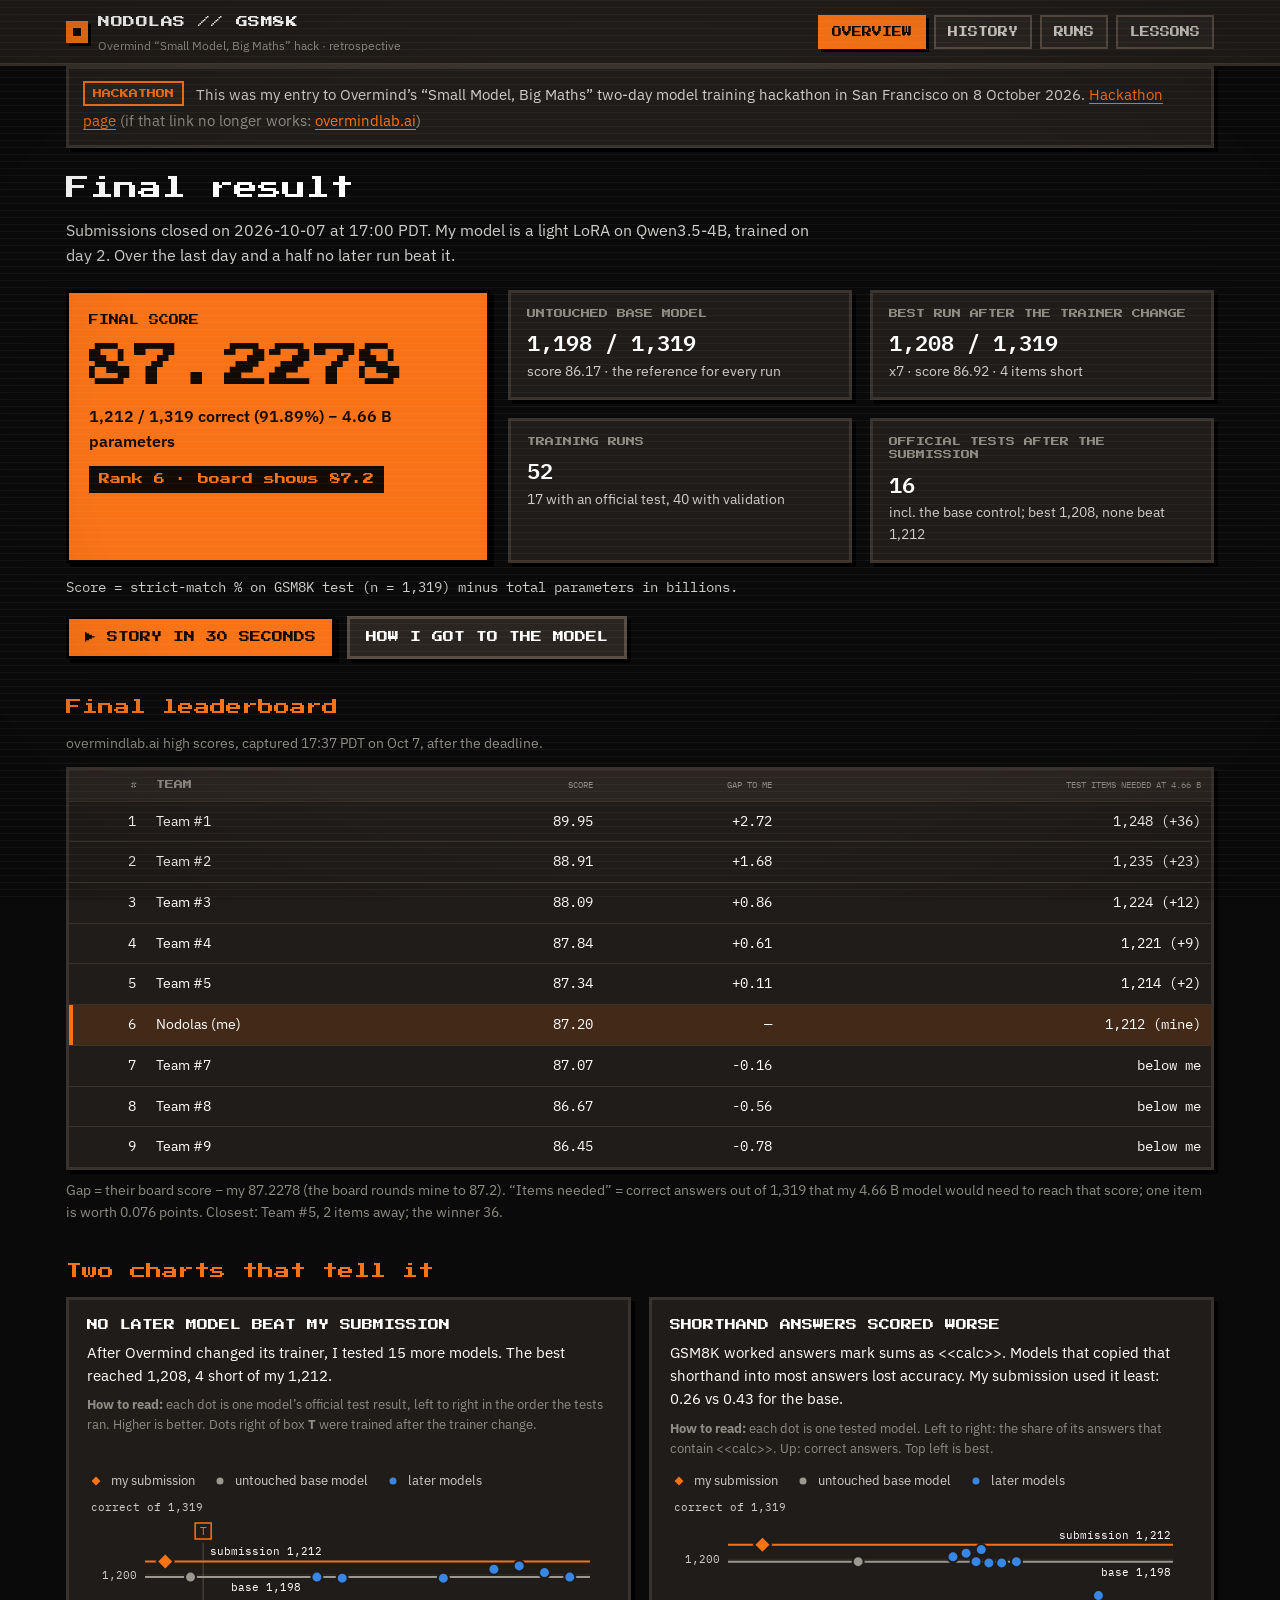
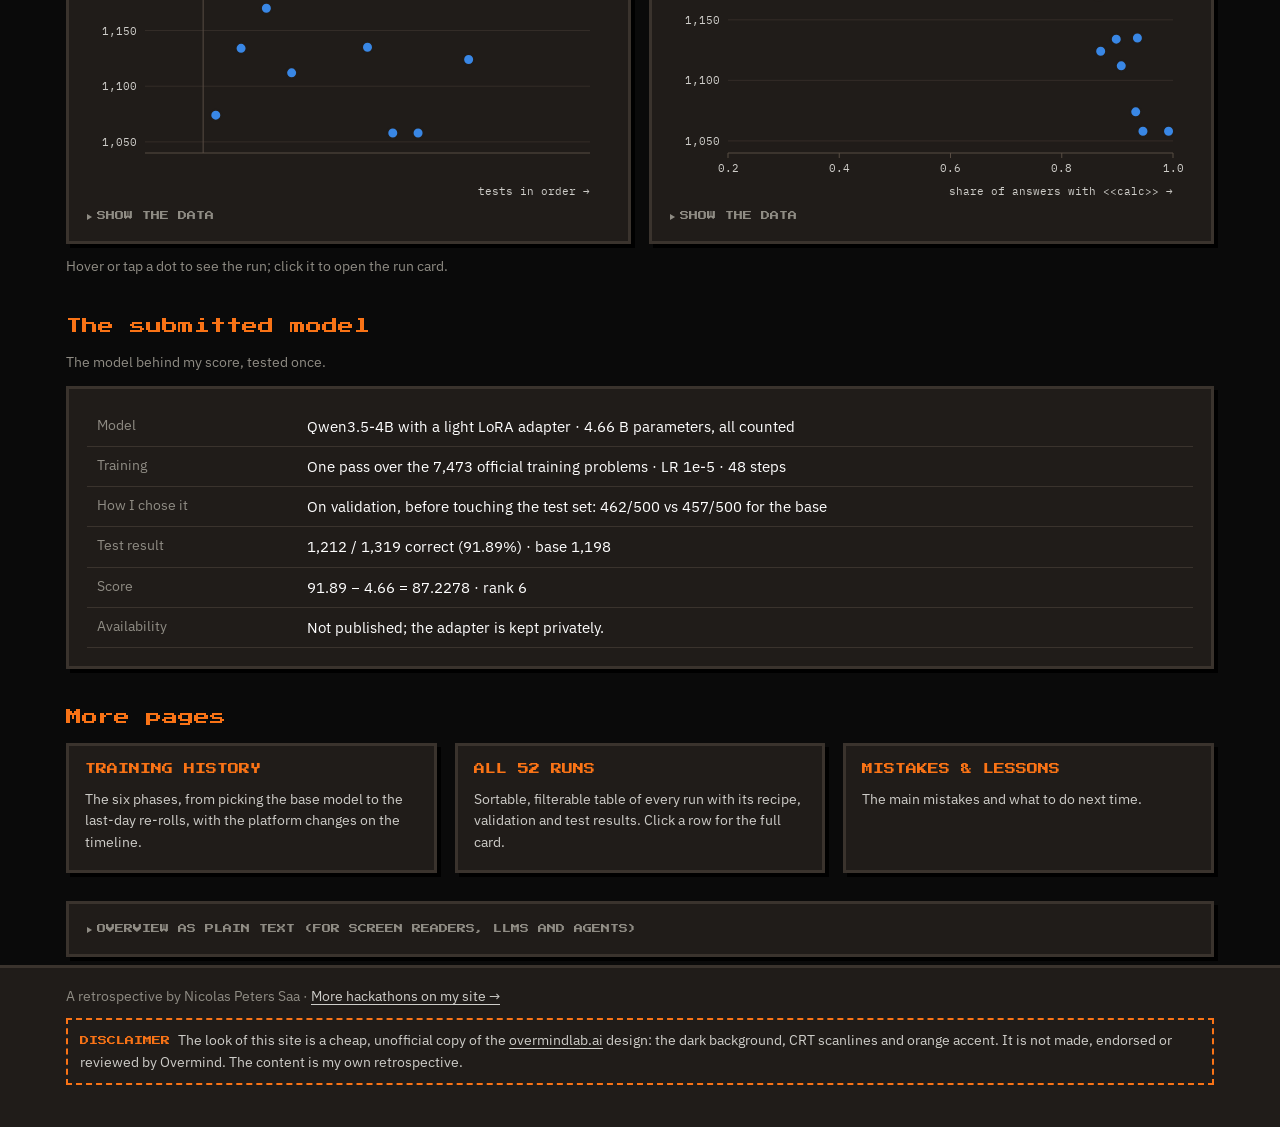
<file: index.html>
<!doctype html>
<html lang="en">
<head>
<meta charset="utf-8">
<meta name="viewport" content="width=device-width,initial-scale=1">
<title>GSM8K Hack Retrospective</title>
<meta name="description" content="Retrospective of the Overmind Small Model, Big Maths (GSM8K) hack: final score 87.2278, what helped, what hurt and every training run.">
<link rel="preconnect" href="https://fonts.googleapis.com">
<link rel="preconnect" href="https://fonts.gstatic.com" crossorigin>
<link rel="stylesheet" href="https://fonts.googleapis.com/css2?family=IBM+Plex+Mono:wght@400;600&family=IBM+Plex+Sans:wght@400;600&family=Press+Start+2P&display=swap">
<link rel="stylesheet" href="assets/style.css">
<!-- llm:head -->
<link rel="alternate" type="text/markdown" href="retrospective.md" title="Full retrospective as Markdown">
<link rel="canonical" href="https://nodolas.github.io/gsm8k-retrospective/">
<script type="application/ld+json">{"@context": "https://schema.org", "@type": "Article", "headline": "GSM8K hackathon retrospective: score 87.2278, rank 6", "description": "My entry to Overmind's \"Small Model, Big Maths\" two-day model training hackathon in San Francisco (submissions closed 2026-10-07 17:00 PDT): a light LoRA fine-tune of Qwen3.5-4B that scored 87.2278 on GSM8K (1,212/1,319 correct, 91.89%, minus 4.66 B parameters), rank 6 on the final leaderboard.", "url": "https://nodolas.github.io/gsm8k-retrospective/", "inLanguage": "en", "author": {"@type": "Person", "name": "Nicolas Peters Saa", "url": "https://nodolas.github.io/NicolasPetersSaa/"}, "keywords": ["GSM8K", "LoRA", "fine-tuning", "Qwen3.5-4B", "small language models", "math reasoning", "hackathon", "Overmind"], "about": {"@type": "Event", "name": "Overmind \"Small Model, Big Maths\" hackathon", "url": "https://www.overmindlab.ai/hack", "location": {"@type": "Place", "name": "San Francisco"}, "organizer": {"@type": "Organization", "name": "Overmind", "url": "https://www.overmindlab.ai/"}}, "encoding": [{"@type": "MediaObject", "contentUrl": "https://nodolas.github.io/gsm8k-retrospective/retrospective.md", "encodingFormat": "text/markdown"}], "isBasedOn": {"@type": "Dataset", "name": "All training runs", "url": "https://nodolas.github.io/gsm8k-retrospective/data/history.json", "encodingFormat": "application/json"}}</script>
<!-- /llm:head -->
</head>
<body>
<header class="site"><div class="wrap">
  <a class="brand" href="index.html"><span class="mark"><i></i></span><span><b>NODOLAS // GSM8K</b><small>Overmind “Small Model, Big Maths” hack · retrospective</small></span></a>
  <nav class="pages" aria-label="Pages">
    <a href="index.html" aria-current="page">Overview</a>
    <a href="history.html">History</a>
    <a href="runs.html">Runs</a>
    <a href="lessons.html">Lessons</a>
  </nav>
</div></header>

<main class="wrap">
  <p class="event-note"><span class="tag warn">Hackathon</span>
    This was my entry to Overmind’s “Small Model, Big Maths” two-day model training hackathon in San Francisco on 8 October 2026.
    <a href="https://www.overmindlab.ai/hack">Hackathon page</a>
    <span class="muted">(if that link no longer works: <a href="https://www.overmindlab.ai/">overmindlab.ai</a>)</span></p>
  <h1>Final result</h1>
  <p class="lede">Submissions closed on 2026-10-07 at 17:00 PDT. My model is a light LoRA on Qwen3.5-4B, trained on day 2. Over the last day and a half no later run beat it.</p>
  <div class="hero" id="hero"></div>
  <p class="formula" id="formula"></p>
  <div class="btn-row">
    <button class="btn" id="story-open" type="button">▶ Story in 30 seconds</button>
    <a class="btn ghost" href="history.html">How I got to the model</a>
  </div>
  <noscript><p class="err">These pages draw their charts with JavaScript. The plain-text version at the bottom and <a href="retrospective.md">retrospective.md</a> work without it.</p></noscript>

  <section aria-labelledby="board-h">
    <h2 id="board-h">Final leaderboard</h2>
    <p class="small muted">overmindlab.ai high scores, captured 17:37 PDT on Oct 7, after the deadline.</p>
    <div id="board"></div>
    <p class="small muted" id="board-note" style="margin-top:10px"></p>
  </section>

  <section aria-labelledby="charts-h">
    <h2 id="charts-h">Two charts that tell it</h2>
    <div class="grid two chart-grid">
      <div class="panel chart-card">
        <h3>No later model beat my submission</h3>
        <p class="sub" id="tests-sub"></p>
        <p class="howto" id="tests-how"></p>
        <div class="chart" id="chart-tests"></div>
      </div>
      <div class="panel chart-card">
        <h3>Shorthand answers scored worse</h3>
        <p class="sub" id="calc-sub"></p>
        <p class="howto" id="calc-how"></p>
        <div class="chart" id="chart-calc"></div>
      </div>
    </div>
    <p class="small muted" style="margin-top:12px">Hover or tap a dot to see the run; click it to open the run card.</p>
  </section>

  <section aria-labelledby="sub-h">
    <h2 id="sub-h">The submitted model</h2>
    <p class="small muted">The model behind my score, tested once.</p>
    <div class="panel" id="submission"></div>
  </section>

  <section aria-labelledby="more-h">
    <h2 id="more-h">More pages</h2>
    <div class="grid three cards">
      <a class="card" href="history.html"><h3>Training history</h3><p>The six phases, from picking the base model to the last-day re-rolls, with the platform changes on the timeline.</p></a>
      <a class="card" href="runs.html"><h3>All 52 runs</h3><p>Sortable, filterable table of every run with its recipe, validation and test results. Click a row for the full card.</p></a>
      <a class="card" href="lessons.html"><h3>Mistakes &amp; lessons</h3><p>The main mistakes and what to do next time.</p></a>
    </div>
  </section>
<!-- llm:text -->
<details class="plain-text panel"><summary>Overview as plain text (for screen readers, LLMs and agents)</summary>
<p>My entry to Overmind&#x27;s &quot;Small Model, Big Maths&quot; two-day model training hackathon in San Francisco (submissions closed 2026-10-07 17:00 PDT): a light LoRA fine-tune of Qwen3.5-4B that scored 87.2278 on GSM8K (1,212/1,319 correct, 91.89%, minus 4.66 B parameters), rank 6 on the final leaderboard.</p><ul><li><b>Final score:</b> 87.2278 (the board shows 87.2), rank 6 on the final leaderboard</li><li><b>Score formula:</b> strict-match % on GSM8K test (n = 1,319) minus total parameters in billions</li><li><b>Model:</b> Qwen3.5-4B with a light LoRA adapter, 4.66 B parameters, all counted</li><li><b>Training:</b> one pass over the 7,473 official GSM8K training problems, LR 1e-5, 48 steps</li><li><b>Test result:</b> 1,212/1,319 correct (91.89%); untouched base model 1,198/1,319 (score 86.17)</li><li><b>How it was chosen:</b> on 500 held-out validation problems before any test use: 462/500 vs 457/500 for the base</li><li><b>Training runs:</b> 52 in total, 17 with an official test, 40 with validation</li><li><b>After the submission:</b> 16 more official tests; the best reached 1,208, none beat 1,212</li><li><b>Hackathon:</b> Overmind &quot;Small Model, Big Maths&quot;, two days, San Francisco; https://www.overmindlab.ai/hack</li><li><b>Author:</b> Nicolas Peters Saa (board name Nodolas), https://nodolas.github.io/NicolasPetersSaa/</li></ul><h3>Final leaderboard</h3><div class="table-wrap"><table><thead><tr><th>Rank</th><th>Team</th><th>Score</th></tr></thead><tbody><tr><td>1</td><td>Team #1</td><td>89.95</td></tr><tr><td>2</td><td>Team #2</td><td>88.91</td></tr><tr><td>3</td><td>Team #3</td><td>88.09</td></tr><tr><td>4</td><td>Team #4</td><td>87.84</td></tr><tr><td>5</td><td>Team #5</td><td>87.34</td></tr><tr><td>6</td><td>Nodolas (me)</td><td>87.20</td></tr><tr><td>7</td><td>Team #7</td><td>87.07</td></tr><tr><td>8</td><td>Team #8</td><td>86.67</td></tr><tr><td>9</td><td>Team #9</td><td>86.45</td></tr></tbody></table></div><h3>What made it better</h3><ul><li><b>Picking the 4B model</b> Big enough to reason well, small enough that the size penalty did not eat the gain. (validation: 2B 328/500, 4B 419/500, 9B 434/500 (but 9.65 B params))</li><li><b>Barely training it</b> The base model was already strong; heavy fine-tuning only made it worse. (untouched 457/500 vs fine-tuned 408–420/500)</li><li><b>A very light fine-tune</b> A small learning rate and only 48 steps nudged it slightly up. This is the submission. (test 1,212/1,319 vs the base 1,198/1,319)</li><li><b>Few, large steps</b> When retraining on the new trainer, a few large updates came closest. (x7 1,208/1,319 vs 1,058/1,319 with many small steps)</li></ul><h3>What made it worse</h3><ul><li><b>Training harder</b> A higher learning rate or more steps made the answers terse and wrong. (LR 1.25e-5: 1,074/1,319)</li><li><b>Overmind&#x27;s trainer change</b> After it, the same settings no longer produced the same model. (same recipe after the change: 1,112/1,319)</li><li><b>Full fine-tuning</b> Updating all the weights hurt, even at tiny learning rates. (408/500 on validation, the worst 4B)</li><li><b>Other tricks</b> Training on the test&#x27;s prompt format and switching to Qwen3-4B did not help. (prompt format best 1,197/1,319; Qwen3-4B 127/200 vs 180/200)</li><li><b>Counting every parameter</b> I counted the full 4.66 B; the catalogue&#x27;s 4.0 B would have ranked higher. (87.89 at 4.0 B: rank 4 instead of 6)</li></ul>
<p>All of it in one file: <a href="retrospective.md">retrospective.md</a> · <a href="llms.txt">llms.txt</a> · <a href="data/history.json">data/history.json</a></p></details>
<!-- /llm:text -->
</main>

<dialog id="story" aria-labelledby="story-h">
  <div class="dlg-head"><h2 id="story-h">Story in 30 seconds</h2><button class="close" type="button">Close ✕</button></div>
  <div class="dlg-body" id="story-body"></div>
</dialog>

<footer class="site-foot"><div class="wrap">
  <p class="back-home">A retrospective by Nicolas Peters Saa &middot; <a href="https://nodolas.github.io/NicolasPetersSaa/#hackathons">More hackathons on my site &rarr;</a></p>
  <p class="disclaimer"><b>Disclaimer</b>The look of this site is a cheap, unofficial copy of the <a href="https://www.overmindlab.ai/">overmindlab.ai</a> design: the dark background, CRT scanlines and orange accent. It is not made, endorsed or reviewed by Overmind. The content is my own retrospective.</p>
</div></footer>
<script src="assets/app.js"></script>
<script src="assets/overview.js"></script>
</body>
</html>
</file>
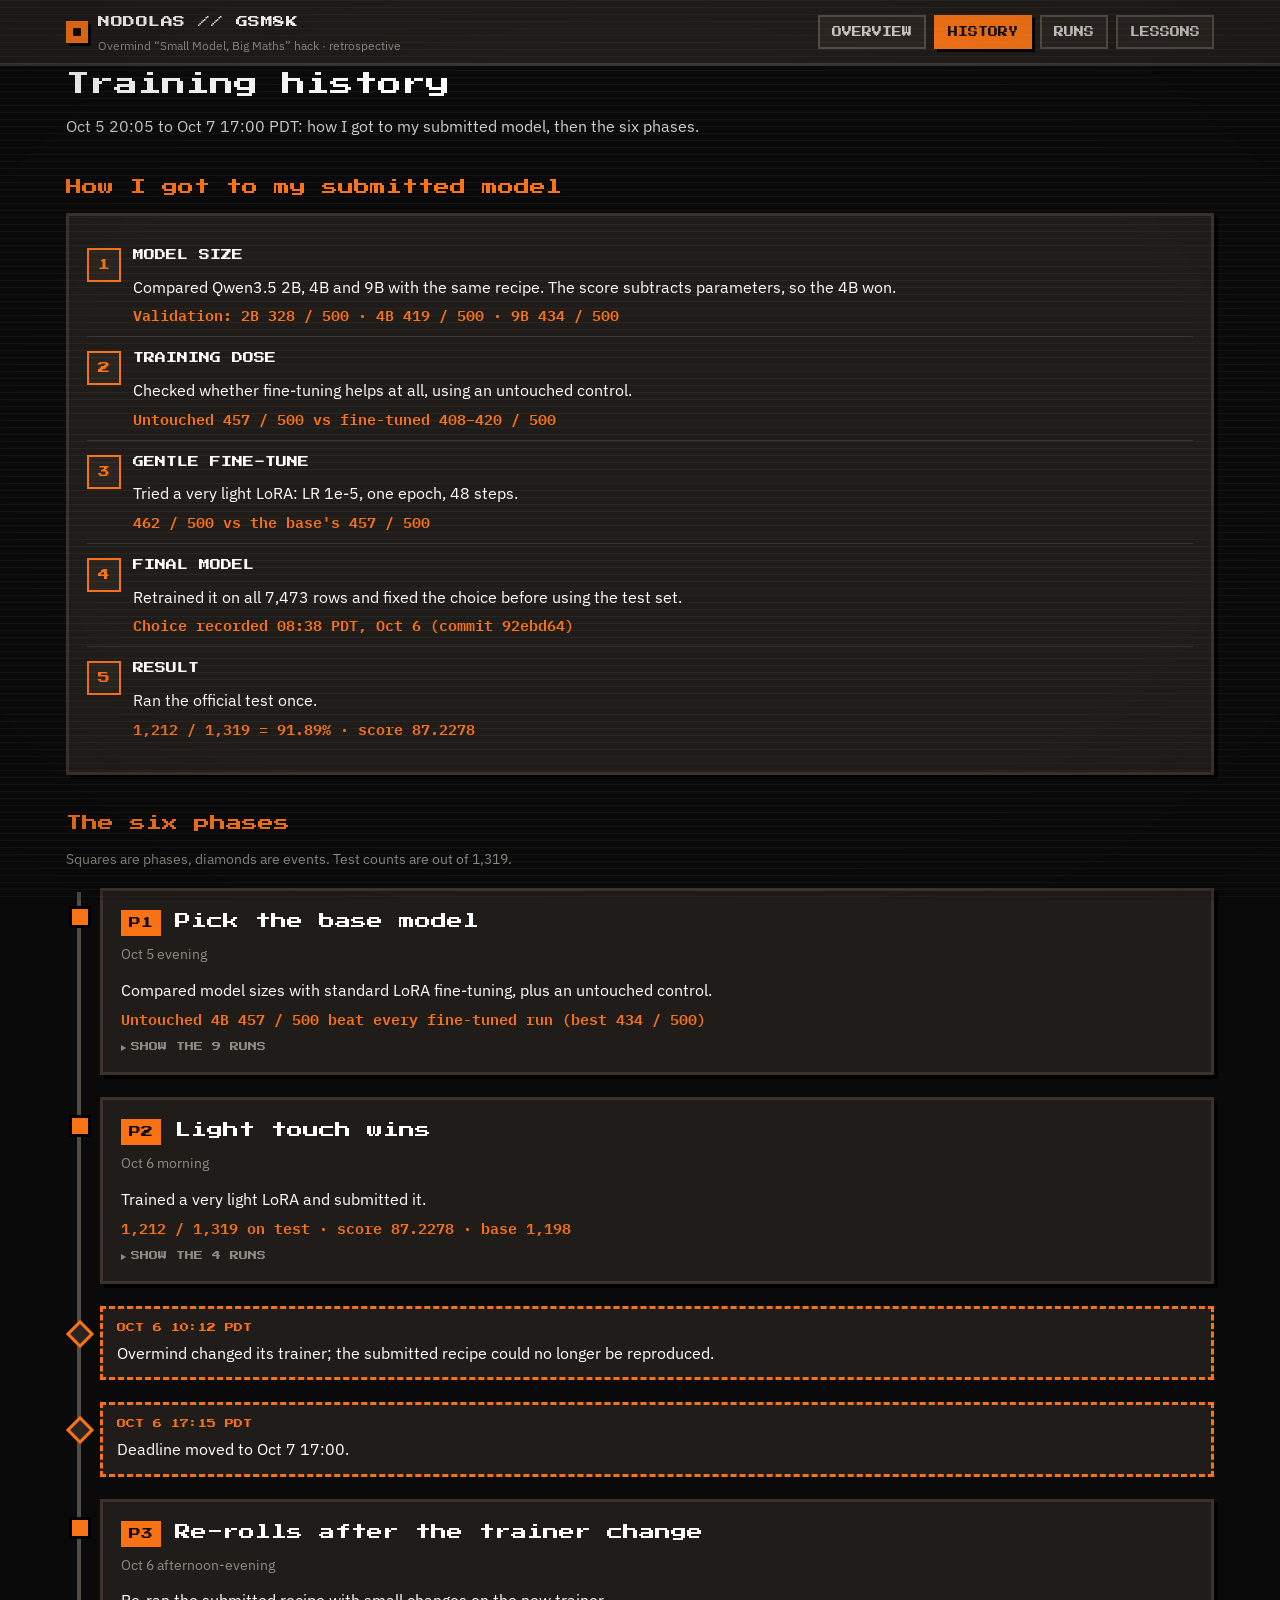
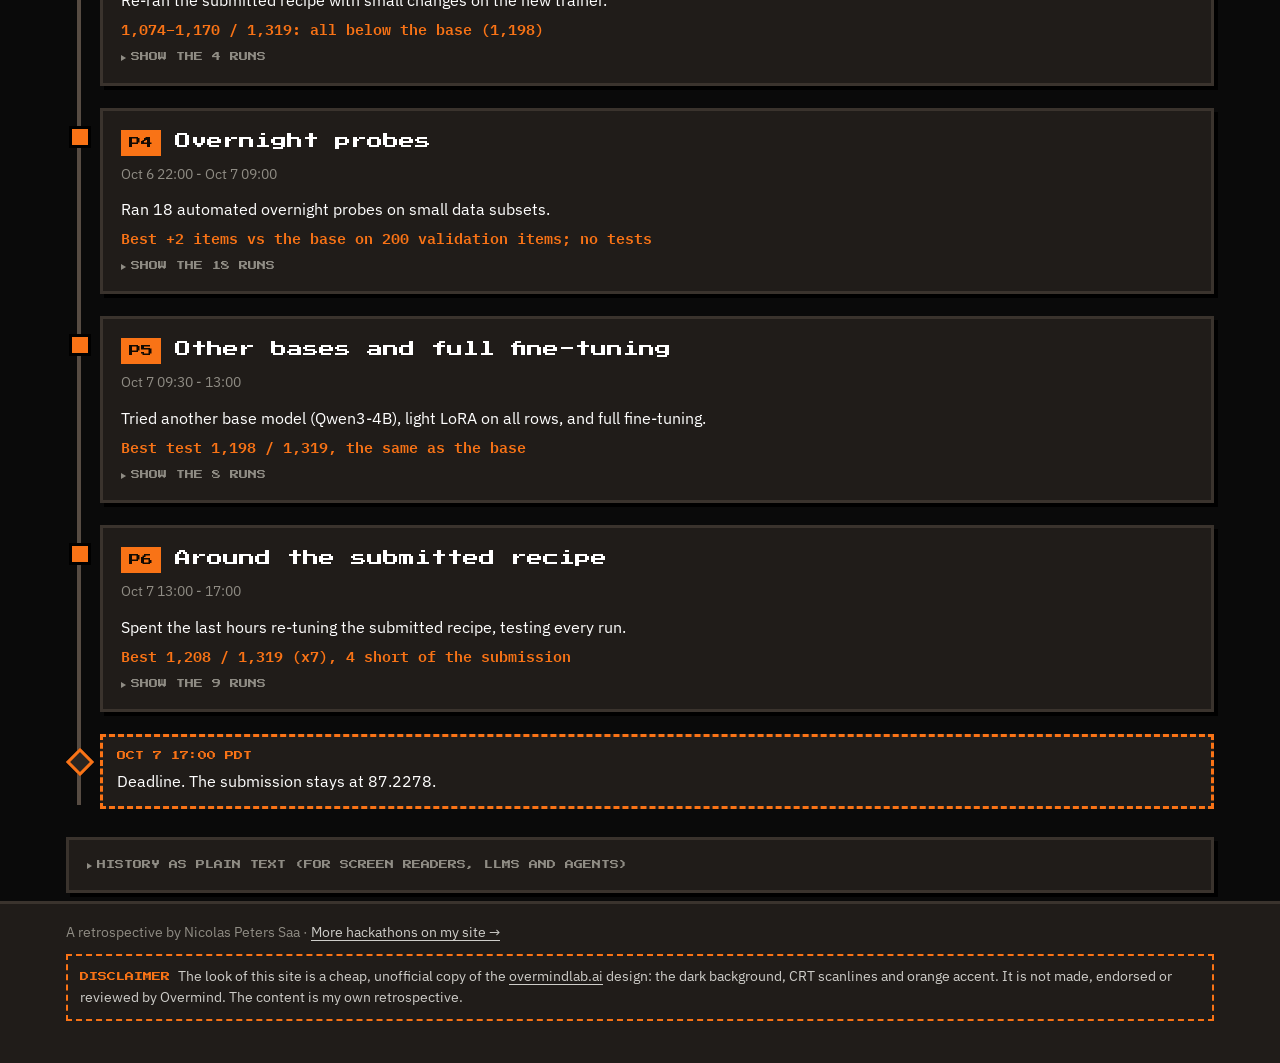
<file: history.html>
<!doctype html>
<html lang="en">
<head>
<meta charset="utf-8">
<meta name="viewport" content="width=device-width,initial-scale=1">
<title>Training History</title>
<meta name="description" content="How the submitted GSM8K model was found, and the six phases of training runs with the platform changes on the timeline.">
<link rel="preconnect" href="https://fonts.googleapis.com">
<link rel="preconnect" href="https://fonts.gstatic.com" crossorigin>
<link rel="stylesheet" href="https://fonts.googleapis.com/css2?family=IBM+Plex+Mono:wght@400;600&family=IBM+Plex+Sans:wght@400;600&family=Press+Start+2P&display=swap">
<link rel="stylesheet" href="assets/style.css">
<!-- llm:head -->
<link rel="alternate" type="text/markdown" href="retrospective.md" title="Full retrospective as Markdown">
<link rel="canonical" href="https://nodolas.github.io/gsm8k-retrospective/history.html">
<!-- /llm:head -->
</head>
<body>
<header class="site"><div class="wrap">
  <a class="brand" href="index.html"><span class="mark"><i></i></span><span><b>NODOLAS // GSM8K</b><small>Overmind “Small Model, Big Maths” hack · retrospective</small></span></a>
  <nav class="pages" aria-label="Pages">
    <a href="index.html">Overview</a>
    <a href="history.html" aria-current="page">History</a>
    <a href="runs.html">Runs</a>
    <a href="lessons.html">Lessons</a>
  </nav>
</div></header>

<main class="wrap">
  <h1>Training history</h1>
  <p class="lede">Oct 5 20:05 to Oct 7 17:00 PDT: how I got to my submitted model, then the six phases.</p>
  <noscript><p class="err">These pages draw their charts with JavaScript. The plain-text version at the bottom and <a href="retrospective.md">retrospective.md</a> work without it.</p></noscript>

  <section aria-labelledby="path-h">
    <h2 id="path-h">How I got to my submitted model</h2>
    <div class="panel" id="path"></div>
  </section>

  <section aria-labelledby="tl-h">
    <h2 id="tl-h">The six phases</h2>
    <p class="small muted">Squares are phases, diamonds are events. Test counts are out of 1,319.</p>
    <div class="timeline" id="timeline"></div>
  </section>
<!-- llm:text -->
<details class="plain-text panel"><summary>History as plain text (for screen readers, LLMs and agents)</summary>
<p>My entry to Overmind&#x27;s &quot;Small Model, Big Maths&quot; two-day model training hackathon in San Francisco (submissions closed 2026-10-07 17:00 PDT): a light LoRA fine-tune of Qwen3.5-4B that scored 87.2278 on GSM8K (1,212/1,319 correct, 91.89%, minus 4.66 B parameters), rank 6 on the final leaderboard.</p><h3>P1: Pick the base model (Oct 5 evening)</h3><p>2B, 4B and 9B Qwen3.5 with standard LoRA SFT. The 4B won; heavy SFT made every model worse than the untouched 4B. Trainer: old (packed rows kept separate).</p><h3>P2: Light touch wins (Oct 6 morning)</h3><p>LR 1e-5, one epoch, 48 packed steps: +1 pt on validation, then 1,212/1,319 on test = the submission (87.2278). Trainer: old.</p><h3>P3: Re-rolls after the trainer change (Oct 6 afternoon-evening)</h3><p>The same recipe re-run collapsed into short `&lt;&lt;calc&gt;&gt;` answers: 1,074-1,170 on test. Trainer: packed rows attend to each other (Overmind commit 1be6037, 10:12 PDT).</p><h3>P4: Overnight probes (Oct 6 22:00 - Oct 7 09:00)</h3><p>18 automated runs on 960-row subsets (batch, LR, attention-only, Full-FT, 2 epochs; a 19th never finished): none more than 2 items above the base on 200 val items. Trainer: new; 960-row subsets train unpacked.</p><h3>P5: Other bases and full fine-tuning (Oct 7 09:30 - 13:00)</h3><p>Qwen3-4B (127/200), packed light LoRA = base on test (1,198 / 1,197), unpacked LoRA and Full-FT below base. Trainer: packed until ~11:30, then everything unpacked (PR #167).</p><h3>P6: Around the submitted recipe (Oct 7 13:00 - 17:00)</h3><p>Exact copy 1,058; 48 steps at LR 1e-5 collapsed; 48 steps at LR 5e-6 batch 16 was the best since the change: 1,198-1,208. Trainer: new, unpacked.</p>
<p>All of it in one file: <a href="retrospective.md">retrospective.md</a> · <a href="llms.txt">llms.txt</a> · <a href="data/history.json">data/history.json</a></p></details>
<!-- /llm:text -->
</main>

<footer class="site-foot"><div class="wrap">
  <p class="back-home">A retrospective by Nicolas Peters Saa &middot; <a href="https://nodolas.github.io/NicolasPetersSaa/#hackathons">More hackathons on my site &rarr;</a></p>
  <p class="disclaimer"><b>Disclaimer</b>The look of this site is a cheap, unofficial copy of the <a href="https://www.overmindlab.ai/">overmindlab.ai</a> design: the dark background, CRT scanlines and orange accent. It is not made, endorsed or reviewed by Overmind. The content is my own retrospective.</p>
</div></footer>
<script src="assets/app.js"></script>
<script src="assets/history-page.js"></script>
</body>
</html>
</file>
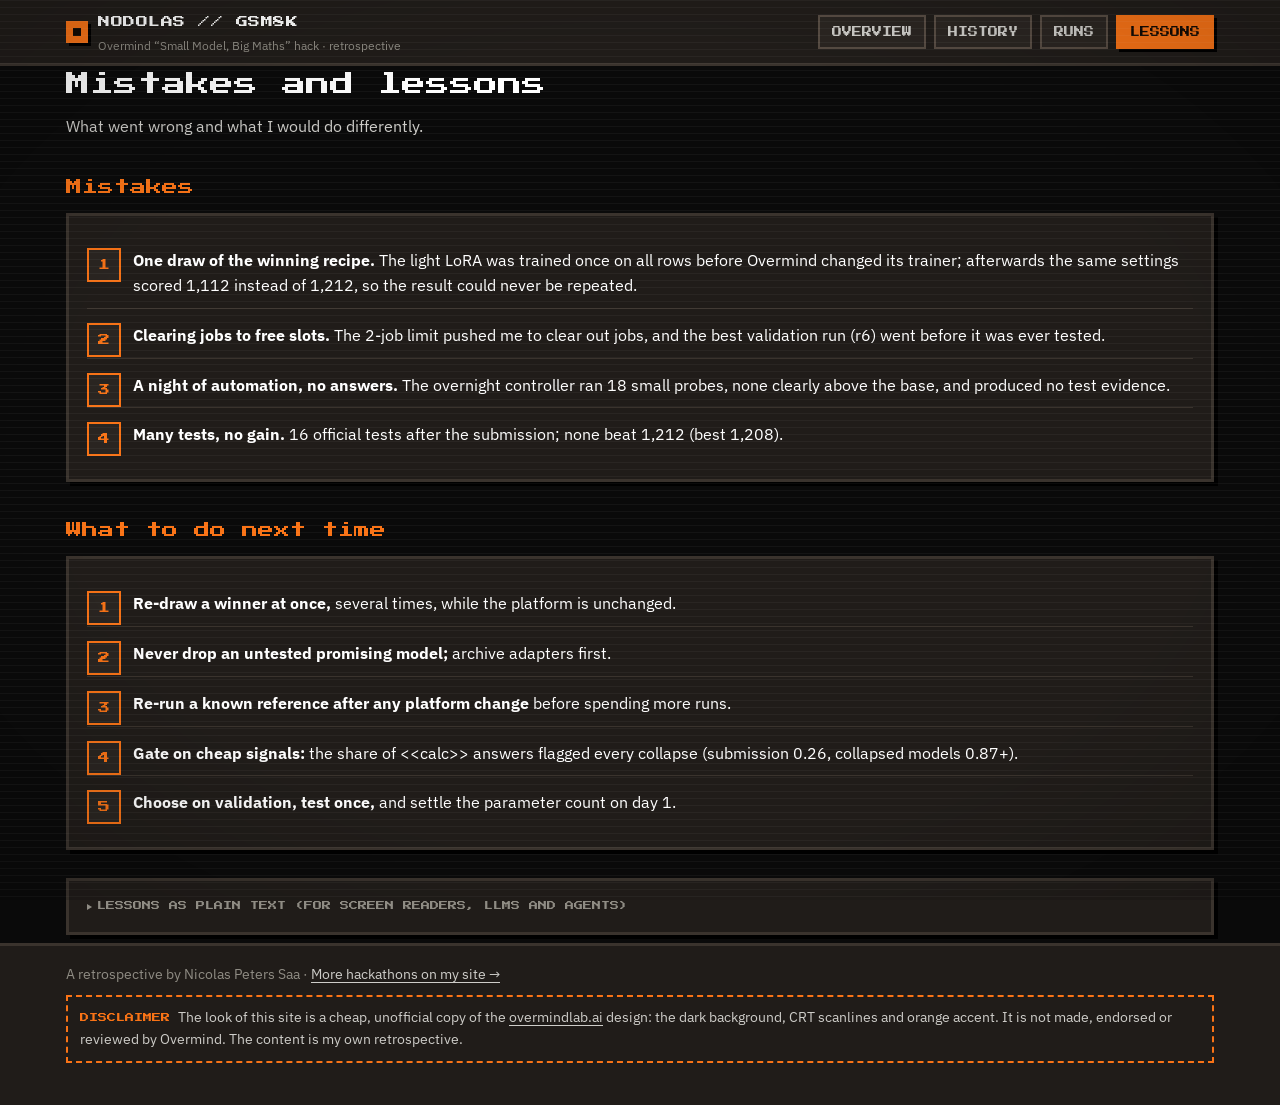
<file: lessons.html>
<!doctype html>
<html lang="en">
<head>
<meta charset="utf-8">
<meta name="viewport" content="width=device-width,initial-scale=1">
<title>Mistakes and Lessons</title>
<meta name="description" content="What went wrong in the GSM8K hack, and what to do next time.">
<link rel="preconnect" href="https://fonts.googleapis.com">
<link rel="preconnect" href="https://fonts.gstatic.com" crossorigin>
<link rel="stylesheet" href="https://fonts.googleapis.com/css2?family=IBM+Plex+Mono:wght@400;600&family=IBM+Plex+Sans:wght@400;600&family=Press+Start+2P&display=swap">
<link rel="stylesheet" href="assets/style.css">
<!-- llm:head -->
<link rel="alternate" type="text/markdown" href="retrospective.md" title="Full retrospective as Markdown">
<link rel="canonical" href="https://nodolas.github.io/gsm8k-retrospective/lessons.html">
<!-- /llm:head -->
</head>
<body>
<header class="site"><div class="wrap">
  <a class="brand" href="index.html"><span class="mark"><i></i></span><span><b>NODOLAS // GSM8K</b><small>Overmind “Small Model, Big Maths” hack · retrospective</small></span></a>
  <nav class="pages" aria-label="Pages">
    <a href="index.html">Overview</a>
    <a href="history.html">History</a>
    <a href="runs.html">Runs</a>
    <a href="lessons.html" aria-current="page">Lessons</a>
  </nav>
</div></header>

<main class="wrap">
  <h1>Mistakes and lessons</h1>
  <p class="lede">What went wrong and what I would do differently.</p>
  <noscript><p class="err">These pages draw their charts with JavaScript. The plain-text version at the bottom and <a href="retrospective.md">retrospective.md</a> work without it.</p></noscript>

  <section aria-labelledby="m-h">
    <h2 id="m-h">Mistakes</h2>
    <div class="panel" id="mistakes"></div>
  </section>

  <section aria-labelledby="n-h">
    <h2 id="n-h">What to do next time</h2>
    <div class="panel" id="next"></div>
  </section>

<!-- llm:text -->
<details class="plain-text panel"><summary>Lessons as plain text (for screen readers, LLMs and agents)</summary>
<p>My entry to Overmind&#x27;s &quot;Small Model, Big Maths&quot; two-day model training hackathon in San Francisco (submissions closed 2026-10-07 17:00 PDT): a light LoRA fine-tune of Qwen3.5-4B that scored 87.2278 on GSM8K (1,212/1,319 correct, 91.89%, minus 4.66 B parameters), rank 6 on the final leaderboard.</p><h3>Mistakes</h3><ol><li><b>One draw of the winning recipe.</b> The light LoRA was trained once before Overmind changed its trainer; afterwards the same settings scored 1,112/1,319 instead of 1,212, so the result could never be repeated.</li><li><b>Clearing jobs to free slots.</b> The 2-job limit pushed me to clear out jobs, and the best validation run (r6) went before it was ever tested.</li><li><b>A night of automation, no answers.</b> The overnight controller ran 18 small probes, none clearly above the base, and produced no test evidence.</li><li><b>Many tests, no gain.</b> 16 official tests after the submission; none beat 1,212 (best 1,208).</li></ol><h3>What to do next time</h3><ol><li>Re-draw a winner at once, several times, while the platform is unchanged.</li><li>Never drop an untested promising model; archive adapters first.</li><li>Re-run a known reference after any platform change before spending more runs.</li><li>Gate on cheap signals: the share of &lt;&lt;calc&gt;&gt; answers flagged every collapse (submission 0.26, collapsed models 0.87+).</li><li>Choose on validation, test once, and settle the parameter count on day 1.</li></ol>
<p>All of it in one file: <a href="retrospective.md">retrospective.md</a> · <a href="llms.txt">llms.txt</a> · <a href="data/history.json">data/history.json</a></p></details>
<!-- /llm:text -->
</main>

<footer class="site-foot"><div class="wrap">
  <p class="back-home">A retrospective by Nicolas Peters Saa &middot; <a href="https://nodolas.github.io/NicolasPetersSaa/#hackathons">More hackathons on my site &rarr;</a></p>
  <p class="disclaimer"><b>Disclaimer</b>The look of this site is a cheap, unofficial copy of the <a href="https://www.overmindlab.ai/">overmindlab.ai</a> design: the dark background, CRT scanlines and orange accent. It is not made, endorsed or reviewed by Overmind. The content is my own retrospective.</p>
</div></footer>
<script src="assets/app.js"></script>
<script src="assets/lessons-page.js"></script>
</body>
</html>
</file>
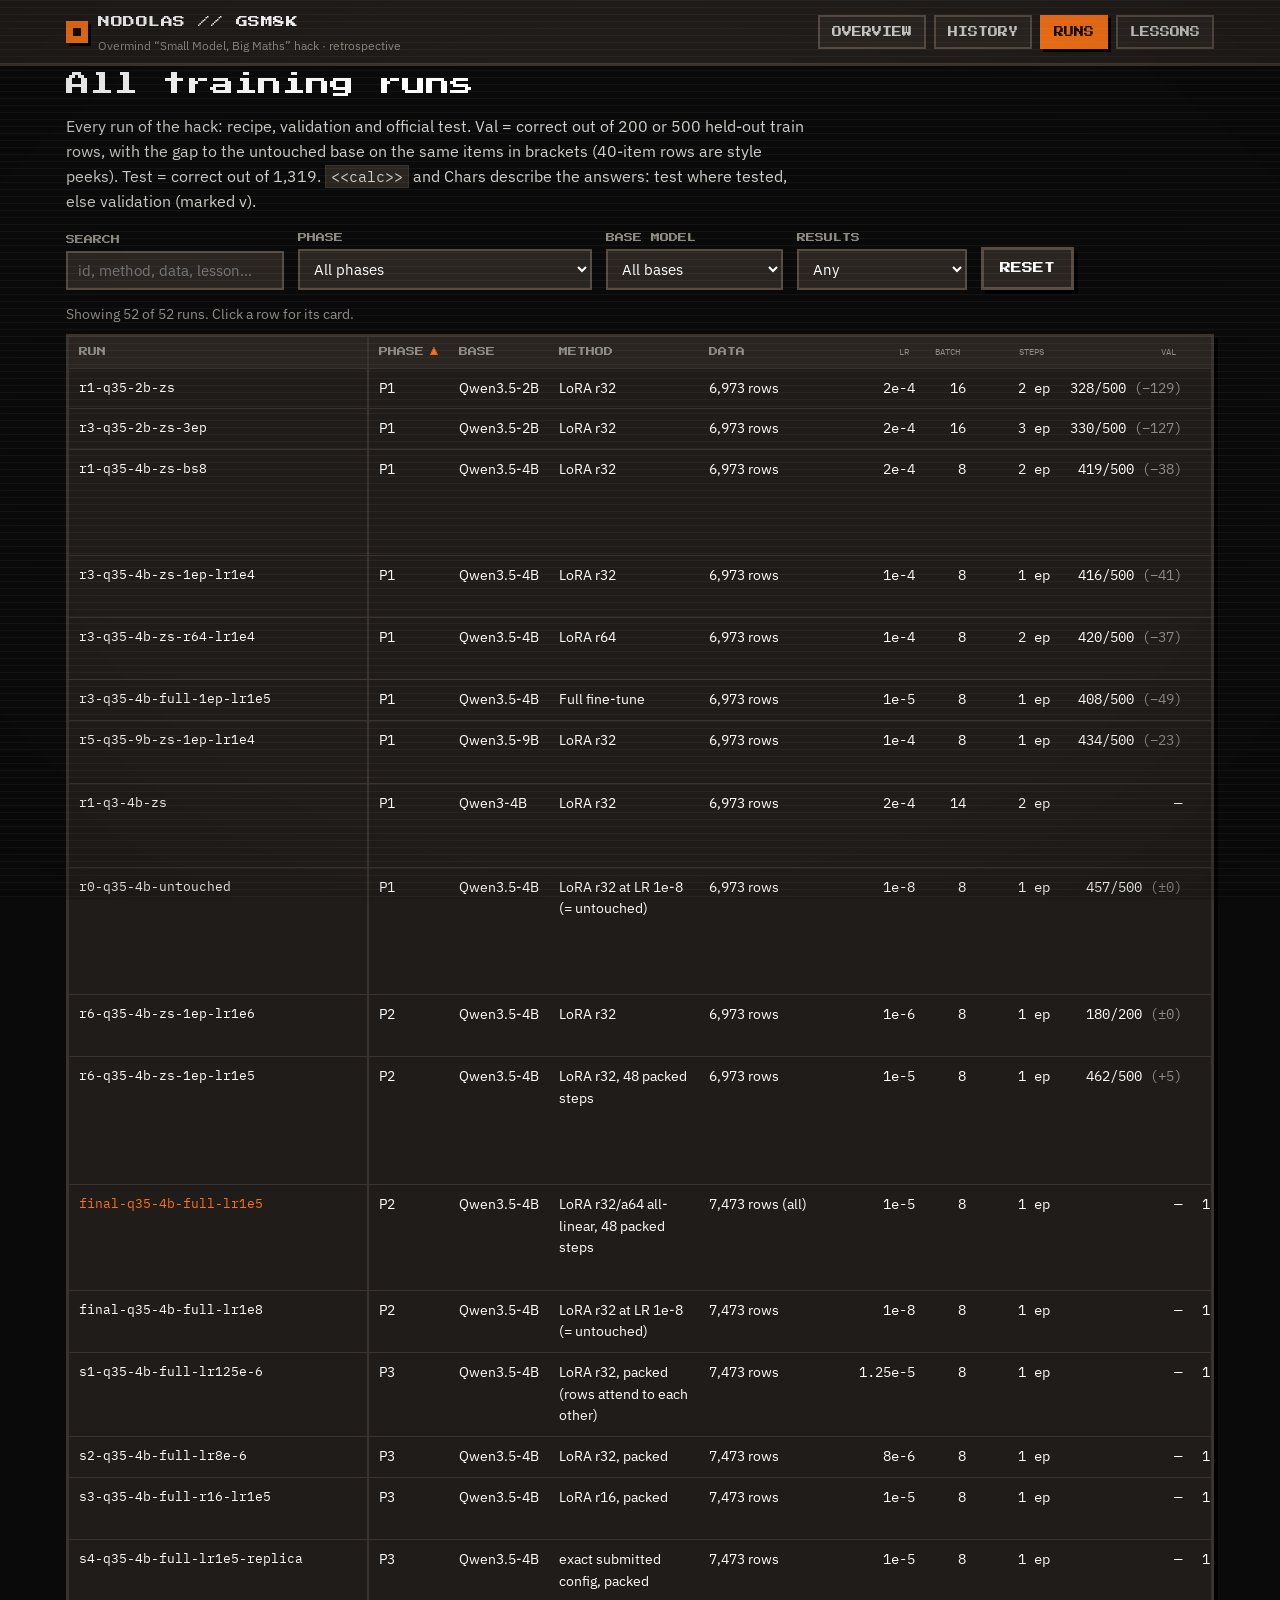
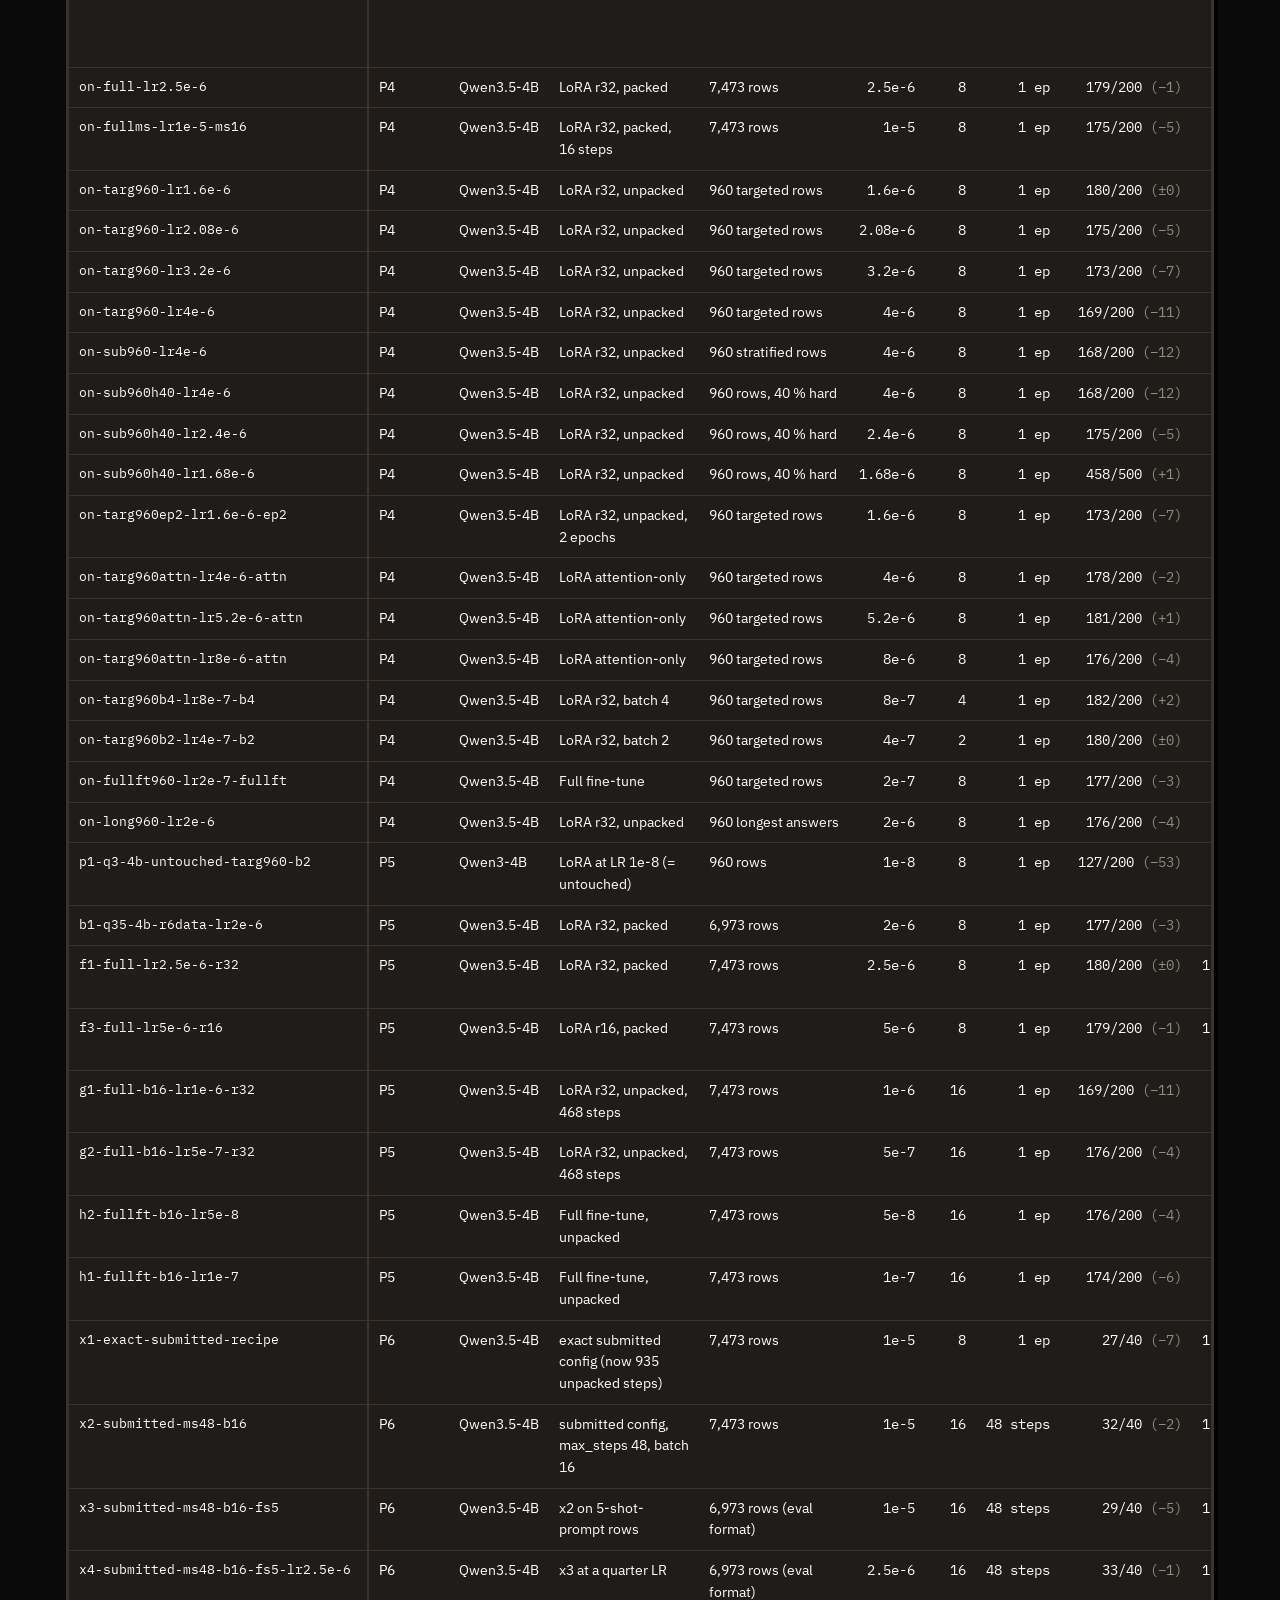
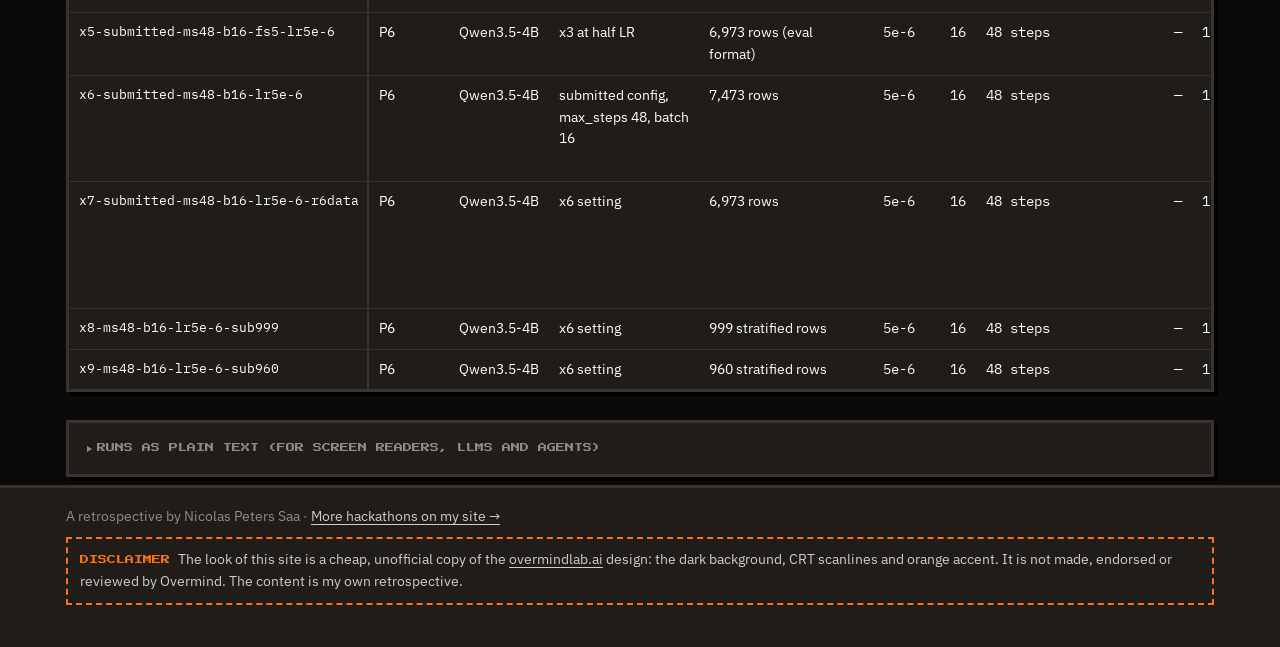
<file: runs.html>
<!doctype html>
<html lang="en">
<head>
<meta charset="utf-8">
<meta name="viewport" content="width=device-width,initial-scale=1">
<title>All Training Runs</title>
<meta name="description" content="Sortable and filterable table of all 52 GSM8K training runs with recipe, validation and official test results.">
<link rel="preconnect" href="https://fonts.googleapis.com">
<link rel="preconnect" href="https://fonts.gstatic.com" crossorigin>
<link rel="stylesheet" href="https://fonts.googleapis.com/css2?family=IBM+Plex+Mono:wght@400;600&family=IBM+Plex+Sans:wght@400;600&family=Press+Start+2P&display=swap">
<link rel="stylesheet" href="assets/style.css">
<!-- llm:head -->
<link rel="alternate" type="text/markdown" href="retrospective.md" title="Full retrospective as Markdown">
<link rel="canonical" href="https://nodolas.github.io/gsm8k-retrospective/runs.html">
<!-- /llm:head -->
</head>
<body>
<header class="site"><div class="wrap">
  <a class="brand" href="index.html"><span class="mark"><i></i></span><span><b>NODOLAS // GSM8K</b><small>Overmind “Small Model, Big Maths” hack · retrospective</small></span></a>
  <nav class="pages" aria-label="Pages">
    <a href="index.html">Overview</a>
    <a href="history.html">History</a>
    <a href="runs.html" aria-current="page">Runs</a>
    <a href="lessons.html">Lessons</a>
  </nav>
</div></header>

<main class="wrap">
  <h1>All training runs</h1>
  <p class="lede">Every run of the hack: recipe, validation and official test. Val = correct out of 200 or 500 held-out train rows, with the gap to the untouched base on the same items in brackets (40-item rows are style peeks). Test = correct out of 1,319. <code>&lt;&lt;calc&gt;&gt;</code> and Chars describe the answers: test where tested, else validation (marked v).</p>
  <noscript><p class="err">These pages draw their charts with JavaScript. The plain-text version at the bottom and <a href="retrospective.md">retrospective.md</a> work without it.</p></noscript>

  <div class="filters" role="search">
    <label>Search<input id="f-q" type="search" placeholder="id, method, data, lesson…" autocomplete="off"></label>
    <label>Phase<select id="f-phase"><option value="">All phases</option></select></label>
    <label>Base model<select id="f-base"><option value="">All bases</option></select></label>
    <label>Results<select id="f-res"><option value="">Any</option><option value="test">Has an official test</option><option value="val">Has validation</option><option value="none">No result</option></select></label>
    <button class="btn ghost" id="f-reset" type="button">Reset</button>
  </div>
  <p class="count" id="count" aria-live="polite"></p>
  <div class="table-wrap">
    <table id="runs">
      <thead><tr></tr></thead>
      <tbody></tbody>
    </table>
  </div>
<!-- llm:text -->
<details class="plain-text panel"><summary>Runs as plain text (for screen readers, LLMs and agents)</summary>
<p>My entry to Overmind&#x27;s &quot;Small Model, Big Maths&quot; two-day model training hackathon in San Francisco (submissions closed 2026-10-07 17:00 PDT): a light LoRA fine-tune of Qwen3.5-4B that scored 87.2278 on GSM8K (1,212/1,319 correct, 91.89%, minus 4.66 B parameters), rank 6 on the final leaderboard.</p><div class="table-wrap"><table><thead><tr><th>Run</th><th>Phase</th><th>Base</th><th>Method</th><th>Data</th><th>LR</th><th>Validation</th><th>Official test</th><th>Outcome</th></tr></thead><tbody><tr><td>r1-q35-2b-zs</td><td>P1</td><td>Qwen3.5-2B</td><td>LoRA r32</td><td>6,973 rows</td><td>2e-4</td><td>328/500 (base 457)</td><td></td><td>too weak</td></tr><tr><td>r3-q35-2b-zs-3ep</td><td>P1</td><td>Qwen3.5-2B</td><td>LoRA r32</td><td>6,973 rows</td><td>2e-4</td><td>330/500 (base 457)</td><td></td><td>too weak</td></tr><tr><td>r1-q35-4b-zs-bs8</td><td>P1</td><td>Qwen3.5-4B</td><td>LoRA r32</td><td>6,973 rows</td><td>2e-4</td><td>419/500 (base 457)</td><td></td><td>beats 78.39 board at the time</td></tr><tr><td>r3-q35-4b-zs-1ep-lr1e4</td><td>P1</td><td>Qwen3.5-4B</td><td>LoRA r32</td><td>6,973 rows</td><td>1e-4</td><td>416/500 (base 457)</td><td></td><td>same as 2 epochs</td></tr><tr><td>r3-q35-4b-zs-r64-lr1e4</td><td>P1</td><td>Qwen3.5-4B</td><td>LoRA r64</td><td>6,973 rows</td><td>1e-4</td><td>420/500 (base 457)</td><td></td><td>no gain from rank</td></tr><tr><td>r3-q35-4b-full-1ep-lr1e5</td><td>P1</td><td>Qwen3.5-4B</td><td>Full fine-tune</td><td>6,973 rows</td><td>1e-5</td><td>408/500 (base 457)</td><td></td><td>worst 4B</td></tr><tr><td>r5-q35-9b-zs-1ep-lr1e4</td><td>P1</td><td>Qwen3.5-9B</td><td>LoRA r32</td><td>6,973 rows</td><td>1e-4</td><td>434/500 (base 457)</td><td></td><td>score 77 (9.65 B)</td></tr><tr><td>r1-q3-4b-zs</td><td>P1</td><td>Qwen3-4B</td><td>LoRA r32</td><td>6,973 rows</td><td>2e-4</td><td></td><td></td><td>failed x3 before step 1</td></tr><tr><td>r0-q35-4b-untouched</td><td>P1</td><td>Qwen3.5-4B</td><td>LoRA r32 at LR 1e-8 (= untouched)</td><td>6,973 rows</td><td>1e-8</td><td>457/500 (base 457)</td><td></td><td>the reference: beats every SFT run</td></tr><tr><td>r6-q35-4b-zs-1ep-lr1e6</td><td>P2</td><td>Qwen3.5-4B</td><td>LoRA r32</td><td>6,973 rows</td><td>1e-6</td><td>180/200 (base 180)</td><td></td><td>= untouched</td></tr><tr><td>r6-q35-4b-zs-1ep-lr1e5</td><td>P2</td><td>Qwen3.5-4B</td><td>LoRA r32, 48 packed steps</td><td>6,973 rows</td><td>1e-5</td><td>462/500 (base 457)</td><td></td><td>best clean val (462/500); never tested</td></tr><tr><td>final-q35-4b-full-lr1e5</td><td>P2</td><td>Qwen3.5-4B</td><td>LoRA r32/a64 all-linear, 48 packed steps</td><td>7,473 rows (all)</td><td>1e-5</td><td></td><td>1,212/1,319, score 87.23</td><td>SUBMITTED: 87.2278 (board 87.2, 6th)</td></tr><tr><td>final-q35-4b-full-lr1e8</td><td>P2</td><td>Qwen3.5-4B</td><td>LoRA r32 at LR 1e-8 (= untouched)</td><td>7,473 rows</td><td>1e-8</td><td></td><td>1,198/1,319, score 86.17</td><td>control: 86.17</td></tr><tr><td>s1-q35-4b-full-lr125e-6</td><td>P3</td><td>Qwen3.5-4B</td><td>LoRA r32, packed (rows attend to each other)</td><td>7,473 rows</td><td>1.25e-5</td><td></td><td>1,074/1,319, score 76.77</td><td>collapsed</td></tr><tr><td>s2-q35-4b-full-lr8e-6</td><td>P3</td><td>Qwen3.5-4B</td><td>LoRA r32, packed</td><td>7,473 rows</td><td>8e-6</td><td></td><td>1,134/1,319, score 81.31</td><td>collapsed</td></tr><tr><td>s3-q35-4b-full-r16-lr1e5</td><td>P3</td><td>Qwen3.5-4B</td><td>LoRA r16, packed</td><td>7,473 rows</td><td>1e-5</td><td></td><td>1,170/1,319, score 84.04</td><td>partly collapsed</td></tr><tr><td>s4-q35-4b-full-lr1e5-replica</td><td>P3</td><td>Qwen3.5-4B</td><td>exact submitted config, packed</td><td>7,473 rows</td><td>1e-5</td><td></td><td>1,112/1,319, score 79.65</td><td>collapsed: 7.6 pts below the submission</td></tr><tr><td>on-full-lr2.5e-6</td><td>P4</td><td>Qwen3.5-4B</td><td>LoRA r32, packed</td><td>7,473 rows</td><td>2.5e-6</td><td>179/200 (base 180)</td><td></td><td></td></tr><tr><td>on-fullms-lr1e-5-ms16</td><td>P4</td><td>Qwen3.5-4B</td><td>LoRA r32, packed, 16 steps</td><td>7,473 rows</td><td>1e-5</td><td>175/200 (base 180)</td><td></td><td></td></tr><tr><td>on-targ960-lr1.6e-6</td><td>P4</td><td>Qwen3.5-4B</td><td>LoRA r32, unpacked</td><td>960 targeted rows</td><td>1.6e-6</td><td>180/200 (base 180)</td><td></td><td></td></tr><tr><td>on-targ960-lr2.08e-6</td><td>P4</td><td>Qwen3.5-4B</td><td>LoRA r32, unpacked</td><td>960 targeted rows</td><td>2.08e-6</td><td>175/200 (base 180)</td><td></td><td></td></tr><tr><td>on-targ960-lr3.2e-6</td><td>P4</td><td>Qwen3.5-4B</td><td>LoRA r32, unpacked</td><td>960 targeted rows</td><td>3.2e-6</td><td>173/200 (base 180)</td><td></td><td></td></tr><tr><td>on-targ960-lr4e-6</td><td>P4</td><td>Qwen3.5-4B</td><td>LoRA r32, unpacked</td><td>960 targeted rows</td><td>4e-6</td><td>169/200 (base 180)</td><td></td><td></td></tr><tr><td>on-sub960-lr4e-6</td><td>P4</td><td>Qwen3.5-4B</td><td>LoRA r32, unpacked</td><td>960 stratified rows</td><td>4e-6</td><td>168/200 (base 180)</td><td></td><td></td></tr><tr><td>on-sub960h40-lr4e-6</td><td>P4</td><td>Qwen3.5-4B</td><td>LoRA r32, unpacked</td><td>960 rows, 40 % hard</td><td>4e-6</td><td>168/200 (base 180)</td><td></td><td></td></tr><tr><td>on-sub960h40-lr2.4e-6</td><td>P4</td><td>Qwen3.5-4B</td><td>LoRA r32, unpacked</td><td>960 rows, 40 % hard</td><td>2.4e-6</td><td>175/200 (base 180)</td><td></td><td></td></tr><tr><td>on-sub960h40-lr1.68e-6</td><td>P4</td><td>Qwen3.5-4B</td><td>LoRA r32, unpacked</td><td>960 rows, 40 % hard</td><td>1.68e-6</td><td>458/500 (base 457)</td><td></td><td></td></tr><tr><td>on-targ960ep2-lr1.6e-6-ep2</td><td>P4</td><td>Qwen3.5-4B</td><td>LoRA r32, unpacked, 2 epochs</td><td>960 targeted rows</td><td>1.6e-6</td><td>173/200 (base 180)</td><td></td><td></td></tr><tr><td>on-targ960attn-lr4e-6-attn</td><td>P4</td><td>Qwen3.5-4B</td><td>LoRA attention-only</td><td>960 targeted rows</td><td>4e-6</td><td>178/200 (base 180)</td><td></td><td></td></tr><tr><td>on-targ960attn-lr5.2e-6-attn</td><td>P4</td><td>Qwen3.5-4B</td><td>LoRA attention-only</td><td>960 targeted rows</td><td>5.2e-6</td><td>181/200 (base 180)</td><td></td><td></td></tr><tr><td>on-targ960attn-lr8e-6-attn</td><td>P4</td><td>Qwen3.5-4B</td><td>LoRA attention-only</td><td>960 targeted rows</td><td>8e-6</td><td>176/200 (base 180)</td><td></td><td></td></tr><tr><td>on-targ960b4-lr8e-7-b4</td><td>P4</td><td>Qwen3.5-4B</td><td>LoRA r32, batch 4</td><td>960 targeted rows</td><td>8e-7</td><td>182/200 (base 180)</td><td></td><td></td></tr><tr><td>on-targ960b2-lr4e-7-b2</td><td>P4</td><td>Qwen3.5-4B</td><td>LoRA r32, batch 2</td><td>960 targeted rows</td><td>4e-7</td><td>180/200 (base 180)</td><td></td><td></td></tr><tr><td>on-fullft960-lr2e-7-fullft</td><td>P4</td><td>Qwen3.5-4B</td><td>Full fine-tune</td><td>960 targeted rows</td><td>2e-7</td><td>177/200 (base 180)</td><td></td><td></td></tr><tr><td>on-long960-lr2e-6</td><td>P4</td><td>Qwen3.5-4B</td><td>LoRA r32, unpacked</td><td>960 longest answers</td><td>2e-6</td><td>176/200 (base 180)</td><td></td><td></td></tr><tr><td>p1-q3-4b-untouched-targ960-b2</td><td>P5</td><td>Qwen3-4B</td><td>LoRA at LR 1e-8 (= untouched)</td><td>960 rows</td><td>1e-8</td><td>127/200 (base 180)</td><td></td><td>dead end</td></tr><tr><td>b1-q35-4b-r6data-lr2e-6</td><td>P5</td><td>Qwen3.5-4B</td><td>LoRA r32, packed</td><td>6,973 rows</td><td>2e-6</td><td>177/200 (base 180)</td><td></td><td>below gate</td></tr><tr><td>f1-full-lr2.5e-6-r32</td><td>P5</td><td>Qwen3.5-4B</td><td>LoRA r32, packed</td><td>7,473 rows</td><td>2.5e-6</td><td>180/200 (base 180)</td><td>1,198/1,319, score 86.17</td><td>= base on test</td></tr><tr><td>f3-full-lr5e-6-r16</td><td>P5</td><td>Qwen3.5-4B</td><td>LoRA r16, packed</td><td>7,473 rows</td><td>5e-6</td><td>179/200 (base 180)</td><td>1,197/1,319, score 86.09</td><td>= base on test</td></tr><tr><td>g1-full-b16-lr1e-6-r32</td><td>P5</td><td>Qwen3.5-4B</td><td>LoRA r32, unpacked, 468 steps</td><td>7,473 rows</td><td>1e-6</td><td>169/200 (base 180)</td><td></td><td>collapsed</td></tr><tr><td>g2-full-b16-lr5e-7-r32</td><td>P5</td><td>Qwen3.5-4B</td><td>LoRA r32, unpacked, 468 steps</td><td>7,473 rows</td><td>5e-7</td><td>176/200 (base 180)</td><td></td><td>below base</td></tr><tr><td>h2-fullft-b16-lr5e-8</td><td>P5</td><td>Qwen3.5-4B</td><td>Full fine-tune, unpacked</td><td>7,473 rows</td><td>5e-8</td><td>176/200 (base 180)</td><td></td><td>below base</td></tr><tr><td>h1-fullft-b16-lr1e-7</td><td>P5</td><td>Qwen3.5-4B</td><td>Full fine-tune, unpacked</td><td>7,473 rows</td><td>1e-7</td><td>174/200 (base 180)</td><td></td><td>below base</td></tr><tr><td>x1-exact-submitted-recipe</td><td>P6</td><td>Qwen3.5-4B</td><td>exact submitted config (now 935 unpacked steps)</td><td>7,473 rows</td><td>1e-5</td><td>27/40 (base 34)</td><td>1,058/1,319, score 75.55</td><td>collapsed</td></tr><tr><td>x2-submitted-ms48-b16</td><td>P6</td><td>Qwen3.5-4B</td><td>submitted config, max_steps 48, batch 16</td><td>7,473 rows</td><td>1e-5</td><td>32/40 (base 34)</td><td>1,135/1,319, score 81.39</td><td>collapsed</td></tr><tr><td>x3-submitted-ms48-b16-fs5</td><td>P6</td><td>Qwen3.5-4B</td><td>x2 on 5-shot-prompt rows</td><td>6,973 rows (eval format)</td><td>1e-5</td><td>29/40 (base 34)</td><td>1,058/1,319, score 75.55</td><td>collapsed</td></tr><tr><td>x4-submitted-ms48-b16-fs5-lr2.5e-6</td><td>P6</td><td>Qwen3.5-4B</td><td>x3 at a quarter LR</td><td>6,973 rows (eval format)</td><td>2.5e-6</td><td>33/40 (base 34)</td><td>1,197/1,319, score 86.09</td><td>= base</td></tr><tr><td>x5-submitted-ms48-b16-fs5-lr5e-6</td><td>P6</td><td>Qwen3.5-4B</td><td>x3 at half LR</td><td>6,973 rows (eval format)</td><td>5e-6</td><td></td><td>1,124/1,319, score 80.56</td><td>collapsed</td></tr><tr><td>x6-submitted-ms48-b16-lr5e-6</td><td>P6</td><td>Qwen3.5-4B</td><td>submitted config, max_steps 48, batch 16</td><td>7,473 rows</td><td>5e-6</td><td></td><td>1,205/1,319, score 86.70</td><td>best since the trainer change until x7</td></tr><tr><td>x7-submitted-ms48-b16-lr5e-6-r6data</td><td>P6</td><td>Qwen3.5-4B</td><td>x6 setting</td><td>6,973 rows</td><td>5e-6</td><td></td><td>1,208/1,319, score 86.92</td><td>best since the trainer change: 4 items short</td></tr><tr><td>x8-ms48-b16-lr5e-6-sub999</td><td>P6</td><td>Qwen3.5-4B</td><td>x6 setting</td><td>999 stratified rows</td><td>5e-6</td><td></td><td>1,202/1,319, score 86.47</td><td>below</td></tr><tr><td>x9-ms48-b16-lr5e-6-sub960</td><td>P6</td><td>Qwen3.5-4B</td><td>x6 setting</td><td>960 stratified rows</td><td>5e-6</td><td></td><td>1,198/1,319, score 86.17</td><td>= base</td></tr></tbody></table></div>
<p>All of it in one file: <a href="retrospective.md">retrospective.md</a> · <a href="llms.txt">llms.txt</a> · <a href="data/history.json">data/history.json</a></p></details>
<!-- /llm:text -->
</main>

<dialog id="detail" aria-labelledby="detail-h">
  <div class="dlg-head"><h2 id="detail-h">Run</h2><button class="close" type="button">Close ✕</button></div>
  <div class="dlg-body" id="detail-body"></div>
</dialog>

<footer class="site-foot"><div class="wrap">
  <p class="back-home">A retrospective by Nicolas Peters Saa &middot; <a href="https://nodolas.github.io/NicolasPetersSaa/#hackathons">More hackathons on my site &rarr;</a></p>
  <p class="disclaimer"><b>Disclaimer</b>The look of this site is a cheap, unofficial copy of the <a href="https://www.overmindlab.ai/">overmindlab.ai</a> design: the dark background, CRT scanlines and orange accent. It is not made, endorsed or reviewed by Overmind. The content is my own retrospective.</p>
</div></footer>
<script src="assets/app.js"></script>
<script src="assets/runs-page.js"></script>
</body>
</html>
</file>
<file: assets/style.css>
/* Shared style for the retrospective pages: pixel headings, square borders, orange accent. The page background
   (near-black with a CRT scanline and vignette layer) and the warm panel tones imitate overmindlab.ai; the footer
   of every page says so. */
:root {
  color-scheme: dark;
  --bg: #0a0a0a;
  --panel: #201c19;
  --panel-2: #2a2521;
  --border: #3a332d;
  --border-hi: #574c43;
  --text: #ffffff;
  --text-2: #cecdc9;
  --muted: #8f8c84;
  --accent: #f97316;
  --accent-ink: #120a03;
  --blue: #3987e5;
  --aqua: #1fae7c;
  --grey: #9b988f;
  --good: #1fae7c;
  --bad: #e66767;
  --shadow: 4px 4px 0 #000;
  --pixel: "Press Start 2P", "Courier New", monospace;
  --sans: "IBM Plex Sans", system-ui, -apple-system, "Segoe UI", sans-serif;
  --mono: "IBM Plex Mono", ui-monospace, "Cascadia Mono", Consolas, monospace;
}
* { box-sizing: border-box; }
html { -webkit-text-size-adjust: 100%; }
body {
  margin: 0; background: var(--bg); color: var(--text);
  font: 16px/1.55 var(--sans);
}
/* CRT layer over the whole page, as on overmindlab.ai: 1px scanlines every 7px and a dark vignette, at half strength. */
body::before, body::after { content: ""; position: fixed; inset: 0; pointer-events: none; z-index: 40; opacity: .5; }
body::before { background: repeating-linear-gradient(to bottom, rgba(255, 255, 255, .08) 0 1px, transparent 1px 7px); mix-blend-mode: screen; }
body::after { background: radial-gradient(transparent 60%, rgba(0, 0, 0, .35)); mix-blend-mode: multiply; }
@media print { body::before, body::after { display: none; } }
a { color: var(--accent); text-underline-offset: 3px; }
a:hover { color: #ffb27a; }
:focus-visible { outline: 3px solid var(--accent); outline-offset: 2px; }
code, .mono { font-family: var(--mono); font-size: .92em; }
code { background: var(--panel-2); padding: 1px 5px; border: 1px solid var(--border); word-break: break-word; }
.wrap { max-width: 1180px; margin: 0 auto; padding: 0 16px; }

/* Header and navigation (same on every page) */
.site {
  border-bottom: 3px solid var(--border); background: var(--panel);
  position: sticky; top: 0; z-index: 20;
}
.site .wrap { display: flex; align-items: center; justify-content: space-between; gap: 12px; flex-wrap: wrap; padding-top: 10px; padding-bottom: 10px; }
.brand { display: flex; align-items: center; gap: 10px; text-decoration: none; color: var(--text); }
.brand:hover { color: var(--text); }
.brand .mark { width: 22px; height: 22px; background: var(--accent); box-shadow: 3px 3px 0 #000; flex: none; display: grid; place-items: center; }
.brand .mark i { display: block; width: 8px; height: 8px; background: var(--accent-ink); }
.brand b { font: 12px/1.3 var(--pixel); letter-spacing: .5px; }
.brand small { display: block; font: 12px/1.3 var(--sans); color: var(--muted); margin-top: 3px; }
nav.pages { display: flex; gap: 8px; flex-wrap: wrap; }
nav.pages a {
  font: 10px/1 var(--pixel); text-transform: uppercase; text-decoration: none; color: var(--text-2);
  padding: 10px 12px; border: 2px solid var(--border-hi); background: var(--panel-2);
}
nav.pages a:hover { color: var(--text); border-color: var(--accent); }
nav.pages a[aria-current="page"] { background: var(--accent); color: var(--accent-ink); border-color: var(--accent); box-shadow: 3px 3px 0 #000; }
@media (max-width: 600px) { .site { position: static; } nav.pages { gap: 6px; } nav.pages a { padding: 9px 9px; font-size: 9px; } }

/* Typography */
main { padding: 28px 0 56px; }
h1, h2, h3 { font-family: var(--pixel); font-weight: 400; line-height: 1.5; margin: 0; }
h1 { font-size: clamp(16px, 3.4vw, 24px); color: var(--text); }
h2 { font-size: clamp(13px, 2.4vw, 16px); color: var(--accent); margin-bottom: 14px; }
h3 { font-size: 11px; color: var(--text); margin-bottom: 10px; text-transform: uppercase; }
.lede { color: var(--text-2); max-width: 75ch; margin: 12px 0 0; }
.muted { color: var(--muted); }
.small { font-size: 14px; }
section { margin-top: 36px; }
p { margin: 0 0 12px; }
ul, ol { margin: 0 0 12px; padding-left: 22px; }
li { margin: 4px 0; }

/* Panels */
.panel { background: var(--panel); border: 3px solid var(--border); box-shadow: var(--shadow); padding: 18px; }
.panel + .panel { margin-top: 18px; }
.grid > .panel + .panel { margin-top: 0; }
.grid { display: grid; gap: 18px; }
.grid.two { grid-template-columns: repeat(2, minmax(0, 1fr)); }
.grid.three { grid-template-columns: repeat(3, minmax(0, 1fr)); }
.grid.four { grid-template-columns: repeat(4, minmax(0, 1fr)); }
@media (max-width: 900px) { .grid.four { grid-template-columns: repeat(2, minmax(0, 1fr)); } .grid.three { grid-template-columns: 1fr; } }
@media (max-width: 760px) { .grid.two { grid-template-columns: 1fr; } }
@media (max-width: 420px) { .grid.four { grid-template-columns: 1fr; } }

/* Hero score */
.hero { display: grid; grid-template-columns: minmax(0, 1.2fr) minmax(0, 2fr); gap: 18px; margin-top: 22px; }
@media (max-width: 860px) { .hero { grid-template-columns: 1fr; } }
.score-card { background: var(--accent); color: var(--accent-ink); border: 3px solid #000; box-shadow: var(--shadow); padding: 20px; }
.score-card .label { font: 10px/1.4 var(--pixel); text-transform: uppercase; }
.score-card .big { font: clamp(30px, 7vw, 46px)/1.25 var(--pixel); margin: 12px 0 8px; letter-spacing: -1px; }
.score-card p { margin: 0; font-weight: 600; }
.score-card .rank { display: inline-block; margin-top: 12px; font: 11px/1 var(--pixel); background: var(--accent-ink); color: var(--accent); padding: 8px 10px; }
.tile { background: var(--panel); border: 3px solid var(--border); box-shadow: var(--shadow); padding: 14px 16px; }
.tile .k { font: 9px/1.5 var(--pixel); text-transform: uppercase; color: var(--muted); }
.tile .v { font: 600 22px/1.3 var(--mono); margin-top: 8px; }
.tile .s { font-size: 14px; color: var(--text-2); margin-top: 4px; }
.formula { font-family: var(--mono); font-size: 14px; color: var(--text-2); margin-top: 14px; }

/* Buttons */
.btn {
  display: inline-flex; align-items: center; gap: 10px; cursor: pointer;
  font: 11px/1 var(--pixel); text-transform: uppercase; text-decoration: none;
  background: var(--accent); color: var(--accent-ink); border: 3px solid #000; box-shadow: var(--shadow);
  padding: 13px 16px;
}
.btn:hover { color: var(--accent-ink); background: #ff8a3d; }
.btn:active { transform: translate(2px, 2px); box-shadow: 2px 2px 0 #000; }
.btn.ghost { background: var(--panel-2); color: var(--text); border-color: var(--border-hi); }
.btn.ghost:hover { border-color: var(--accent); }
.btn-row { display: flex; gap: 12px; flex-wrap: wrap; margin-top: 18px; }

/* Tables */
.table-wrap { overflow-x: auto; border: 3px solid var(--border); background: var(--panel); box-shadow: var(--shadow); }
table { border-collapse: collapse; width: 100%; font-size: 14px; }
th, td { padding: 9px 10px; text-align: left; border-bottom: 1px solid var(--border); vertical-align: top; }
td { overflow-wrap: anywhere; }
th { font: 9px/1.4 var(--pixel); text-transform: uppercase; color: var(--muted); background: var(--panel-2); white-space: nowrap; }
td.num, th.num { text-align: right; font-family: var(--mono); white-space: nowrap; }
tbody tr:last-child td { border-bottom: 0; }
tr.us td { background: rgba(249, 115, 22, .16); color: var(--text); }
tr.us td:first-child { box-shadow: inset 4px 0 0 var(--accent); }

/* Chips */
.chip { display: inline-block; font: 600 12px/1.2 var(--mono); padding: 3px 7px; border: 2px solid var(--border-hi); white-space: nowrap; }
.chip.up { border-color: var(--good); color: #7fe0b8; }
.chip.down { border-color: var(--bad); color: #f2a3a3; }
.chip.same { border-color: var(--grey); color: var(--text-2); }
.chip.sub { border-color: var(--accent); color: var(--accent); }
.tag { display: inline-block; font: 9px/1 var(--pixel); text-transform: uppercase; padding: 6px 8px; background: var(--panel-2); border: 2px solid var(--border-hi); color: var(--text-2); }
.tag.warn { border-color: var(--accent); color: var(--accent); }

/* Charts */
.chart-grid { align-items: stretch; }
.chart-card { display: flex; flex-direction: column; height: 100%; }
.chart-card h3 { margin-bottom: 6px; }
.chart-card .sub { font-size: 15px; color: var(--text); margin: 0 0 8px; }
.chart-card .howto { font-size: 13px; color: var(--muted); margin: 0 0 12px; flex: 1; }
.chart { width: 100%; min-height: 260px; position: relative; }
.chart svg { display: block; overflow: visible; }
.chart svg text { font-family: var(--mono); font-size: 11px; fill: var(--text-2); }
.chart svg text.lbl { fill: var(--text); paint-order: stroke; stroke: var(--panel); stroke-width: 4px; stroke-linejoin: round; }
.chart svg .hit { fill: transparent; cursor: pointer; }
.chart svg .hit:focus { outline: none; }
.chart svg .hit:focus-visible { stroke: var(--accent); stroke-width: 2px; }
.legend { display: flex; flex-wrap: wrap; gap: 6px 16px; font-size: 13px; color: var(--text-2); margin: 0 0 8px; }
.legend span { display: inline-flex; align-items: center; gap: 6px; }
.legend svg { flex: none; }
details.tv { margin-top: 10px; font-size: 14px; }
details.tv summary { cursor: pointer; color: var(--muted); font: 9px/1.6 var(--pixel); text-transform: uppercase; }
details.tv .table-wrap { margin-top: 10px; box-shadow: none; border-width: 2px; max-height: 320px; overflow: auto; }
.tip {
  position: fixed; z-index: 50; pointer-events: none; max-width: 300px;
  background: #000; color: var(--text); border: 2px solid var(--accent); box-shadow: var(--shadow);
  padding: 9px 11px; font: 13px/1.45 var(--sans);
}
.tip b { font-family: var(--mono); }
.tip .t { font-family: var(--mono); font-size: 12px; color: var(--accent); display: block; margin-bottom: 3px; word-break: break-all; }

/* Dialogs (story panel, run detail) */
dialog {
  width: min(760px, calc(100vw - 24px)); max-height: calc(100vh - 32px); padding: 0;
  background: var(--panel); color: var(--text); border: 3px solid var(--accent); box-shadow: 8px 8px 0 #000;
}
dialog::backdrop { background: rgba(0, 0, 0, .72); }
dialog .dlg-head { display: flex; justify-content: space-between; align-items: center; gap: 12px; padding: 14px 18px; border-bottom: 3px solid var(--border); background: var(--panel-2); position: sticky; top: 0; }
dialog .dlg-head h2 { margin: 0; font-size: 12px; word-break: break-all; }
dialog .dlg-body { padding: 18px; overflow: auto; }
.close { font: 10px/1 var(--pixel); background: var(--panel); color: var(--text); border: 2px solid var(--border-hi); padding: 9px 10px; cursor: pointer; }
.close:hover { border-color: var(--accent); }
.story-cols { display: grid; grid-template-columns: 1fr 1fr; gap: 16px; }
@media (max-width: 640px) { .story-cols { grid-template-columns: 1fr; } }
.story-cols h3 { margin-bottom: 8px; }
.story-cols ul { list-style: none; padding: 0; margin: 0; }
.story-cols li { border-left: 4px solid var(--border-hi); padding: 6px 0 6px 10px; margin: 0 0 10px; font-size: 14px; }
.story-cols .better li { border-color: var(--good); }
.story-cols .worse li { border-color: var(--bad); }
.story-cols li b { display: block; font-size: 15px; }
.story-cols li .ev { display: block; color: var(--text-2); margin-top: 2px; }
.story-cols li .fig { display: block; font: 600 13px/1.4 var(--mono); color: var(--accent); margin-top: 4px; }
.story-intro { margin: 0 0 16px; color: var(--text-2); font-size: 15px; }
dl.kv { display: grid; grid-template-columns: minmax(120px, 210px) minmax(0, 1fr); gap: 0; margin: 0; }
dl.kv dt, dl.kv dd { padding: 8px 10px; border-bottom: 1px solid var(--border); margin: 0; }
dl.kv dt { color: var(--muted); font-size: 14px; }
dl.kv dd { font-size: 15px; overflow-wrap: anywhere; min-width: 0; }
@media (max-width: 560px) { dl.kv { grid-template-columns: minmax(0, 1fr); } dl.kv dt { border-bottom: 0; padding-bottom: 0; } }

/* Link cards */
.cards a.card { display: block; text-decoration: none; color: var(--text); background: var(--panel); border: 3px solid var(--border); box-shadow: var(--shadow); padding: 16px; }
.cards a.card:hover { border-color: var(--accent); }
.cards a.card h3 { color: var(--accent); }
.cards a.card p { margin: 0; color: var(--text-2); font-size: 14px; }

/* Timeline (history page) */
.timeline { position: relative; margin-top: 18px; padding-left: 34px; }
.timeline::before { content: ""; position: absolute; left: 11px; top: 4px; bottom: 4px; width: 4px; background: var(--border-hi); }
.tl-item { position: relative; margin-bottom: 22px; }
.tl-item::before { content: ""; position: absolute; left: -31px; top: 18px; width: 16px; height: 16px; background: var(--accent); border: 3px solid #000; }
.tl-item.event::before { background: var(--panel-2); border-color: var(--accent); transform: rotate(45deg); width: 14px; height: 14px; left: -30px; }
.event-box { border: 3px dashed var(--accent); background: var(--panel); padding: 12px 14px; }
.event-box .when { font: 9px/1.5 var(--pixel); color: var(--accent); text-transform: uppercase; }
.event-box p { margin: 6px 0 0; }
.phase-head { display: flex; flex-wrap: wrap; align-items: baseline; gap: 8px 14px; margin-bottom: 8px; }
.phase-head .pid { font: 12px/1 var(--pixel); background: var(--accent); color: var(--accent-ink); padding: 7px 8px; }
.phase-head h2 { margin: 0; color: var(--text); }
.phase-meta { font-size: 14px; color: var(--muted); margin-bottom: 12px; }
.runlist { list-style: none; padding: 0; margin: 0; }
.runlist li { display: grid; grid-template-columns: minmax(0, 1fr) auto; gap: 4px 10px; padding: 8px 0; border-bottom: 1px solid var(--border); font-size: 14px; }
.runlist li:last-child { border-bottom: 0; }
.runlist .rid { font-family: var(--mono); font-size: 13px; word-break: break-all; }
.runlist .rec { color: var(--muted); grid-column: 1 / -1; font-size: 13px; }
.runlist .res { text-align: right; display: flex; gap: 6px; flex-wrap: wrap; justify-content: flex-end; align-items: flex-start; }
.steps { counter-reset: s; list-style: none; padding: 0; margin: 0; }
.steps li { counter-increment: s; position: relative; padding: 10px 0 10px 46px; border-bottom: 1px solid var(--border); }
.steps li::before { content: counter(s); position: absolute; left: 0; top: 10px; font: 12px/1 var(--pixel); width: 30px; height: 30px; display: grid; place-items: center; background: var(--panel-2); border: 2px solid var(--accent); color: var(--accent); }
.steps li:last-child { border-bottom: 0; }
.did { margin: 0; }
.key { margin: 6px 0 0; font: 600 15px/1.4 var(--mono); color: var(--accent); }

/* Runs page */
.filters { display: flex; flex-wrap: wrap; gap: 10px 14px; align-items: flex-end; margin: 18px 0 14px; }
.filters label { display: flex; flex-direction: column; gap: 6px; font: 9px/1.3 var(--pixel); text-transform: uppercase; color: var(--muted); max-width: 100%; }
.filters input, .filters select {
  font: 15px var(--sans); color: var(--text); background: var(--panel-2); border: 2px solid var(--border-hi); padding: 8px 10px; min-width: 150px; max-width: 100%; border-radius: 0;
}
.filters input:focus, .filters select:focus { border-color: var(--accent); outline: none; }
#runs th button { all: unset; cursor: pointer; display: inline-flex; gap: 6px; align-items: center; }
#runs th button:focus-visible { outline: 2px solid var(--accent); }
#runs th .arrow { color: var(--accent); }
#runs tbody tr { cursor: pointer; }
#runs tbody tr:hover td, #runs tbody tr:focus td { background: var(--panel-2); }
#runs tbody tr:focus { outline: 2px solid var(--accent); outline-offset: -2px; }
#runs { min-width: 1320px; }
#runs td.id { font-family: var(--mono); font-size: 12.5px; white-space: nowrap; }
#runs td.id, #runs th:first-child { position: sticky; left: 0; z-index: 1; background: var(--panel); box-shadow: inset -2px 0 0 var(--border); }
#runs th:first-child { background: var(--panel-2); }
#runs td { min-width: 0; }
#runs td:nth-child(4), #runs td:nth-child(5) { min-width: 150px; }
#runs td:nth-child(3) { white-space: nowrap; }
#runs tr.submitted td.id { color: var(--accent); }
.count { font-size: 14px; color: var(--muted); margin-bottom: 8px; }

/* Lessons page */

footer.site-foot { border-top: 3px solid var(--border); background: var(--panel); padding: 18px 0 28px; font-size: 14px; color: var(--muted); }
footer.site-foot a { color: var(--text-2); }
.err { border: 3px solid var(--bad); padding: 14px; background: var(--panel); }

/* Disclaimer (every page) */
.disclaimer { border: 2px dashed var(--accent); background: var(--panel); color: var(--text-2); padding: 10px 12px; margin-bottom: 14px; font-size: 14px; }
.disclaimer b { font: 9px/1.6 var(--pixel); color: var(--accent); text-transform: uppercase; margin-right: 8px; }

/* Hackathon note at the top of the landing page */
.event-note { margin: 0 0 22px; line-height: 1.7; padding: 12px 14px; background: var(--panel); border: 3px solid var(--border); box-shadow: var(--shadow); font-size: 15px; color: var(--text-2); }
.event-note .tag { margin-right: 8px; vertical-align: 2px; }
footer.site-foot .back-home { margin: 0 0 10px; }

/* Plain-text copy of each page (scripts/build_llm.py), for screen readers, LLMs and agents. */
details.plain-text { margin: 28px 0 8px; font-size: 14px; }
details.plain-text summary { cursor: pointer; color: var(--muted); font: 9px/1.6 var(--pixel); text-transform: uppercase; }
details.plain-text h3 { margin: 16px 0 6px; }
details.plain-text ul, details.plain-text ol { padding-left: 20px; }
details.plain-text .table-wrap { margin-top: 10px; max-height: 420px; overflow: auto; }
</file>
